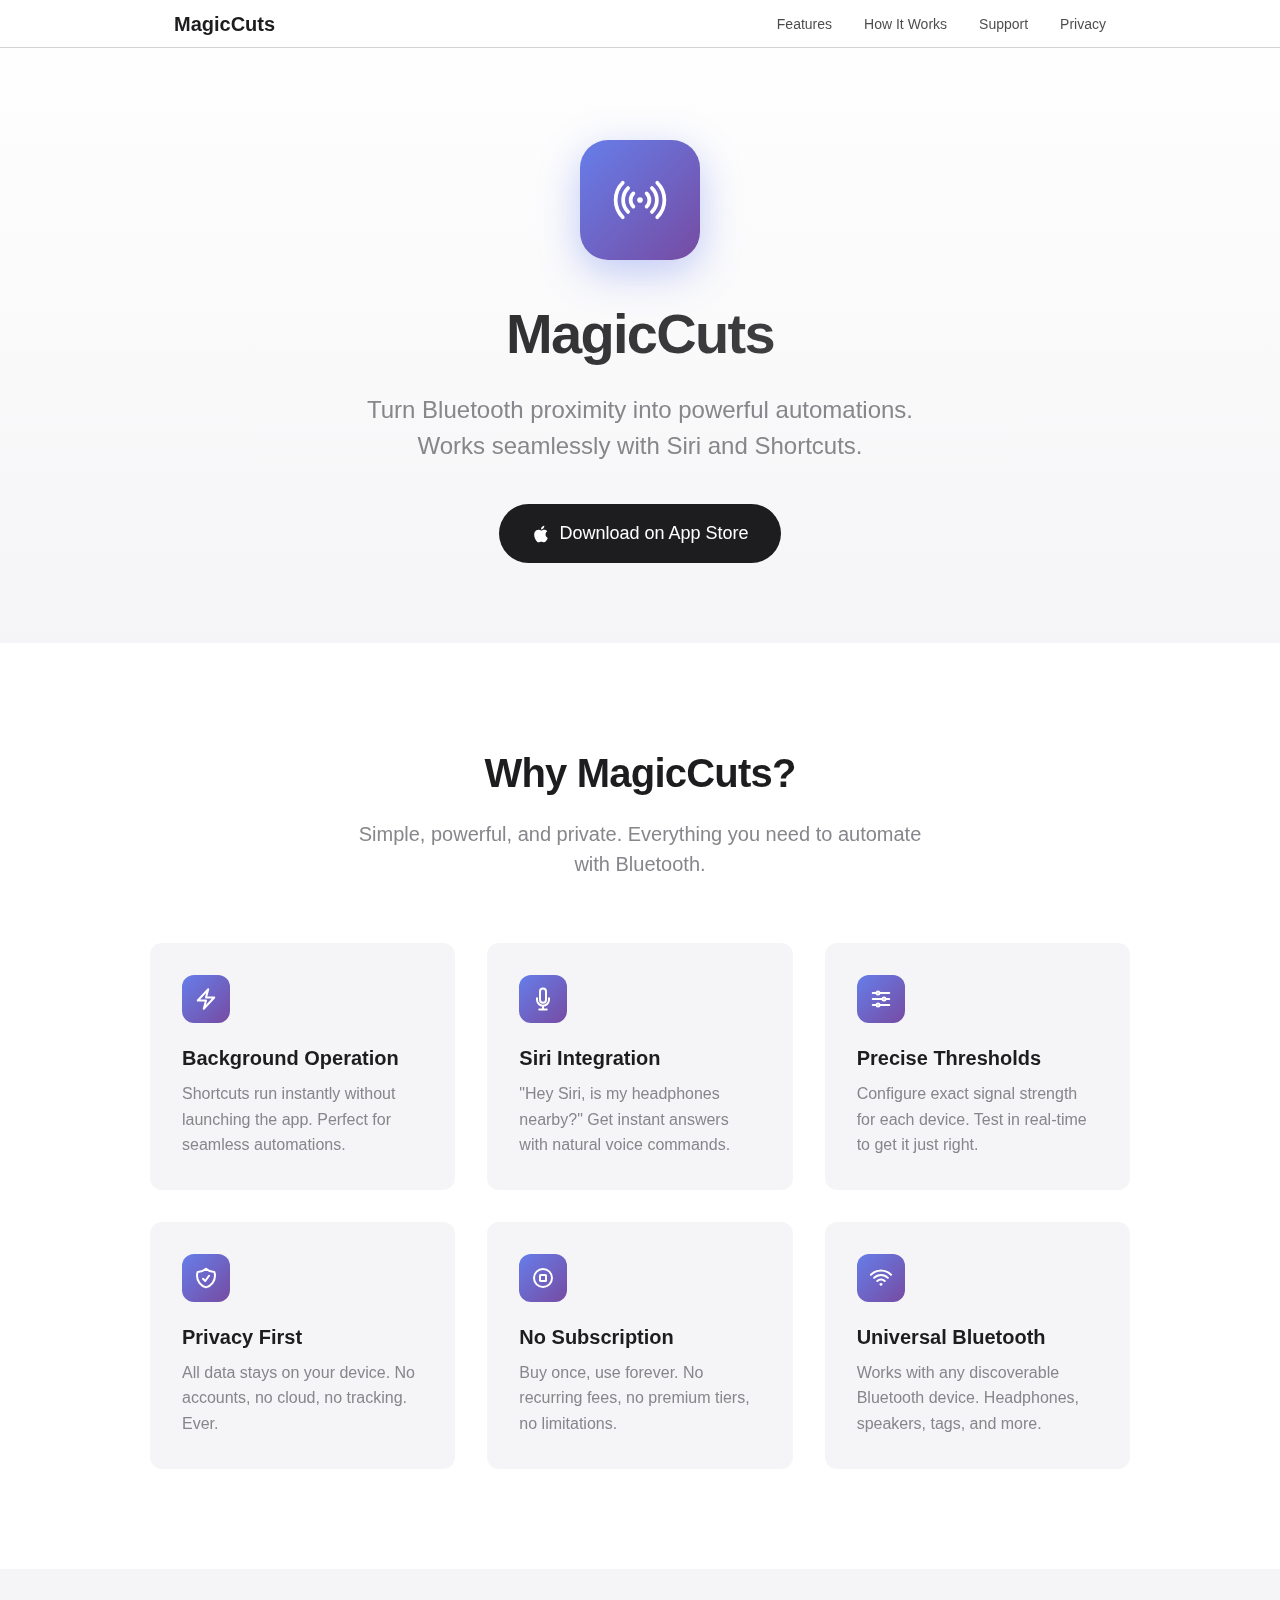
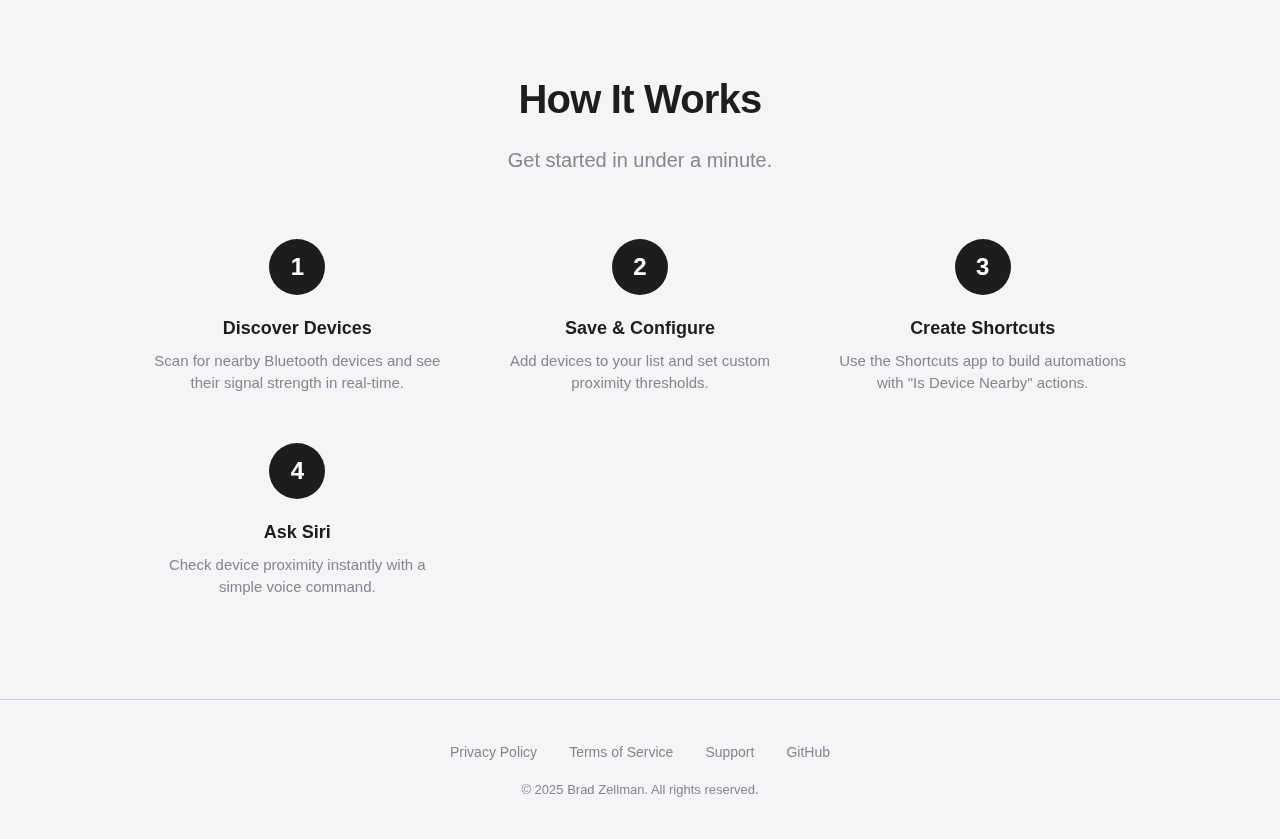
<file: docs/index.html>
<!DOCTYPE html>
<html lang="en">
<head>
  <meta charset="UTF-8">
  <meta name="viewport" content="width=device-width, initial-scale=1.0">
  <title>MagicCuts - Bluetooth Shortcuts for Siri</title>
  <meta name="description" content="Turn Bluetooth proximity into powerful iOS automations. Works seamlessly with Siri and Shortcuts.">
  <meta name="keywords" content="Bluetooth, Shortcuts, Siri, iOS, Automation, Smart Home, Proximity">
  <link rel="stylesheet" href="styles.css">
  <link rel="apple-touch-icon" sizes="180x180" href="apple-touch-icon.png">
  <meta property="og:title" content="MagicCuts - Bluetooth Shortcuts for Siri">
  <meta property="og:description" content="Turn Bluetooth proximity into powerful iOS automations.">
  <meta property="og:type" content="website">
</head>
<body>
  <!-- Navigation -->
  <nav class="nav">
    <div class="nav-inner">
      <a href="index.html" class="nav-brand">MagicCuts</a>
      <ul class="nav-links">
        <li><a href="#features">Features</a></li>
        <li><a href="#how-it-works">How It Works</a></li>
        <li><a href="support.html">Support</a></li>
        <li><a href="privacy.html">Privacy</a></li>
      </ul>
    </div>
  </nav>

  <!-- Hero Section -->
  <section class="hero">
    <div class="hero-inner">
      <div class="hero-icon">
        <svg xmlns="http://www.w3.org/2000/svg" fill="none" viewBox="0 0 24 24" stroke="currentColor" stroke-width="1.5">
          <path stroke-linecap="round" stroke-linejoin="round" d="M9.348 14.652a3.75 3.75 0 0 1 0-5.304m5.304 0a3.75 3.75 0 0 1 0 5.304m-7.425 2.121a6.75 6.75 0 0 1 0-9.546m9.546 0a6.75 6.75 0 0 1 0 9.546M5.106 18.894c-3.808-3.807-3.808-9.98 0-13.788m13.788 0c3.808 3.807 3.808 9.98 0 13.788M12 12h.008v.008H12V12Zm.375 0a.375.375 0 1 1-.75 0 .375.375 0 0 1 .75 0Z" />
        </svg>
      </div>
      <h1>MagicCuts</h1>
      <p class="hero-subtitle">Turn Bluetooth proximity into powerful automations. Works seamlessly with Siri and Shortcuts.</p>
      <a href="https://apps.apple.com/app/magiccuts" class="hero-cta">
        <svg xmlns="http://www.w3.org/2000/svg" viewBox="0 0 24 24" fill="currentColor">
          <path d="M18.71 19.5C17.88 20.74 17 21.95 15.66 21.97C14.32 22 13.89 21.18 12.37 21.18C10.84 21.18 10.37 21.95 9.09997 22C7.78997 22.05 6.79997 20.68 5.95997 19.47C4.24997 17 2.93997 12.45 4.69997 9.39C5.56997 7.87 7.12997 6.91 8.81997 6.88C10.1 6.86 11.32 7.75 12.11 7.75C12.89 7.75 14.37 6.68 15.92 6.84C16.57 6.87 18.39 7.1 19.56 8.82C19.47 8.88 17.39 10.1 17.41 12.63C17.44 15.65 20.06 16.66 20.09 16.67C20.06 16.74 19.67 18.11 18.71 19.5ZM13 3.5C13.73 2.67 14.94 2.04 15.94 2C16.07 3.17 15.6 4.35 14.9 5.19C14.21 6.04 13.07 6.7 11.95 6.61C11.8 5.46 12.36 4.26 13 3.5Z"/>
        </svg>
        Download on App Store
      </a>
    </div>
  </section>

  <!-- Features Section -->
  <section class="features" id="features">
    <div class="features-inner">
      <h2 class="section-title">Why MagicCuts?</h2>
      <p class="section-subtitle">Simple, powerful, and private. Everything you need to automate with Bluetooth.</p>

      <div class="features-grid">
        <div class="feature-card">
          <div class="feature-icon">
            <svg xmlns="http://www.w3.org/2000/svg" fill="none" viewBox="0 0 24 24" stroke="currentColor" stroke-width="2">
              <path stroke-linecap="round" stroke-linejoin="round" d="M3.75 13.5l10.5-11.25L12 10.5h8.25L9.75 21.75 12 13.5H3.75z" />
            </svg>
          </div>
          <h3>Background Operation</h3>
          <p>Shortcuts run instantly without launching the app. Perfect for seamless automations.</p>
        </div>

        <div class="feature-card">
          <div class="feature-icon">
            <svg xmlns="http://www.w3.org/2000/svg" fill="none" viewBox="0 0 24 24" stroke="currentColor" stroke-width="2">
              <path stroke-linecap="round" stroke-linejoin="round" d="M12 18.75a6 6 0 006-6v-1.5m-6 7.5a6 6 0 01-6-6v-1.5m6 7.5v3.75m-3.75 0h7.5M12 15.75a3 3 0 01-3-3V4.5a3 3 0 116 0v8.25a3 3 0 01-3 3z" />
            </svg>
          </div>
          <h3>Siri Integration</h3>
          <p>"Hey Siri, is my headphones nearby?" Get instant answers with natural voice commands.</p>
        </div>

        <div class="feature-card">
          <div class="feature-icon">
            <svg xmlns="http://www.w3.org/2000/svg" fill="none" viewBox="0 0 24 24" stroke="currentColor" stroke-width="2">
              <path stroke-linecap="round" stroke-linejoin="round" d="M10.5 6h9.75M10.5 6a1.5 1.5 0 11-3 0m3 0a1.5 1.5 0 10-3 0M3.75 6H7.5m3 12h9.75m-9.75 0a1.5 1.5 0 01-3 0m3 0a1.5 1.5 0 00-3 0m-3.75 0H7.5m9-6h3.75m-3.75 0a1.5 1.5 0 01-3 0m3 0a1.5 1.5 0 00-3 0m-9.75 0h9.75" />
            </svg>
          </div>
          <h3>Precise Thresholds</h3>
          <p>Configure exact signal strength for each device. Test in real-time to get it just right.</p>
        </div>

        <div class="feature-card">
          <div class="feature-icon">
            <svg xmlns="http://www.w3.org/2000/svg" fill="none" viewBox="0 0 24 24" stroke="currentColor" stroke-width="2">
              <path stroke-linecap="round" stroke-linejoin="round" d="M9 12.75L11.25 15 15 9.75m-3-7.036A11.959 11.959 0 013.598 6 11.99 11.99 0 003 9.749c0 5.592 3.824 10.29 9 11.623 5.176-1.332 9-6.03 9-11.622 0-1.31-.21-2.571-.598-3.751h-.152c-3.196 0-6.1-1.248-8.25-3.285z" />
            </svg>
          </div>
          <h3>Privacy First</h3>
          <p>All data stays on your device. No accounts, no cloud, no tracking. Ever.</p>
        </div>

        <div class="feature-card">
          <div class="feature-icon">
            <svg xmlns="http://www.w3.org/2000/svg" fill="none" viewBox="0 0 24 24" stroke="currentColor" stroke-width="2">
              <path stroke-linecap="round" stroke-linejoin="round" d="M21 12a9 9 0 11-18 0 9 9 0 0118 0z" />
              <path stroke-linecap="round" stroke-linejoin="round" d="M9 9.563C9 9.252 9.252 9 9.563 9h4.874c.311 0 .563.252.563.563v4.874c0 .311-.252.563-.563.563H9.564A.562.562 0 019 14.437V9.564z" />
            </svg>
          </div>
          <h3>No Subscription</h3>
          <p>Buy once, use forever. No recurring fees, no premium tiers, no limitations.</p>
        </div>

        <div class="feature-card">
          <div class="feature-icon">
            <svg xmlns="http://www.w3.org/2000/svg" fill="none" viewBox="0 0 24 24" stroke="currentColor" stroke-width="2">
              <path stroke-linecap="round" stroke-linejoin="round" d="M8.288 15.038a5.25 5.25 0 017.424 0M5.106 11.856c3.807-3.808 9.98-3.808 13.788 0M1.924 8.674c5.565-5.565 14.587-5.565 20.152 0M12.53 18.22l-.53.53-.53-.53a.75.75 0 011.06 0z" />
            </svg>
          </div>
          <h3>Universal Bluetooth</h3>
          <p>Works with any discoverable Bluetooth device. Headphones, speakers, tags, and more.</p>
        </div>
      </div>
    </div>
  </section>

  <!-- How It Works -->
  <section class="how-it-works" id="how-it-works">
    <div class="how-it-works-inner">
      <h2 class="section-title">How It Works</h2>
      <p class="section-subtitle">Get started in under a minute.</p>

      <div class="steps">
        <div class="step">
          <div class="step-number">1</div>
          <h3>Discover Devices</h3>
          <p>Scan for nearby Bluetooth devices and see their signal strength in real-time.</p>
        </div>

        <div class="step">
          <div class="step-number">2</div>
          <h3>Save & Configure</h3>
          <p>Add devices to your list and set custom proximity thresholds.</p>
        </div>

        <div class="step">
          <div class="step-number">3</div>
          <h3>Create Shortcuts</h3>
          <p>Use the Shortcuts app to build automations with "Is Device Nearby" actions.</p>
        </div>

        <div class="step">
          <div class="step-number">4</div>
          <h3>Ask Siri</h3>
          <p>Check device proximity instantly with a simple voice command.</p>
        </div>
      </div>
    </div>
  </section>

  <!-- Footer -->
  <footer class="footer">
    <div class="footer-inner">
      <ul class="footer-links">
        <li><a href="privacy.html">Privacy Policy</a></li>
        <li><a href="terms.html">Terms of Service</a></li>
        <li><a href="support.html">Support</a></li>
        <li><a href="https://github.com/bradzellman/MagicCuts">GitHub</a></li>
      </ul>
      <p class="footer-copy">&copy; 2025 Brad Zellman. All rights reserved.</p>
    </div>
  </footer>
</body>
</html>
</file>
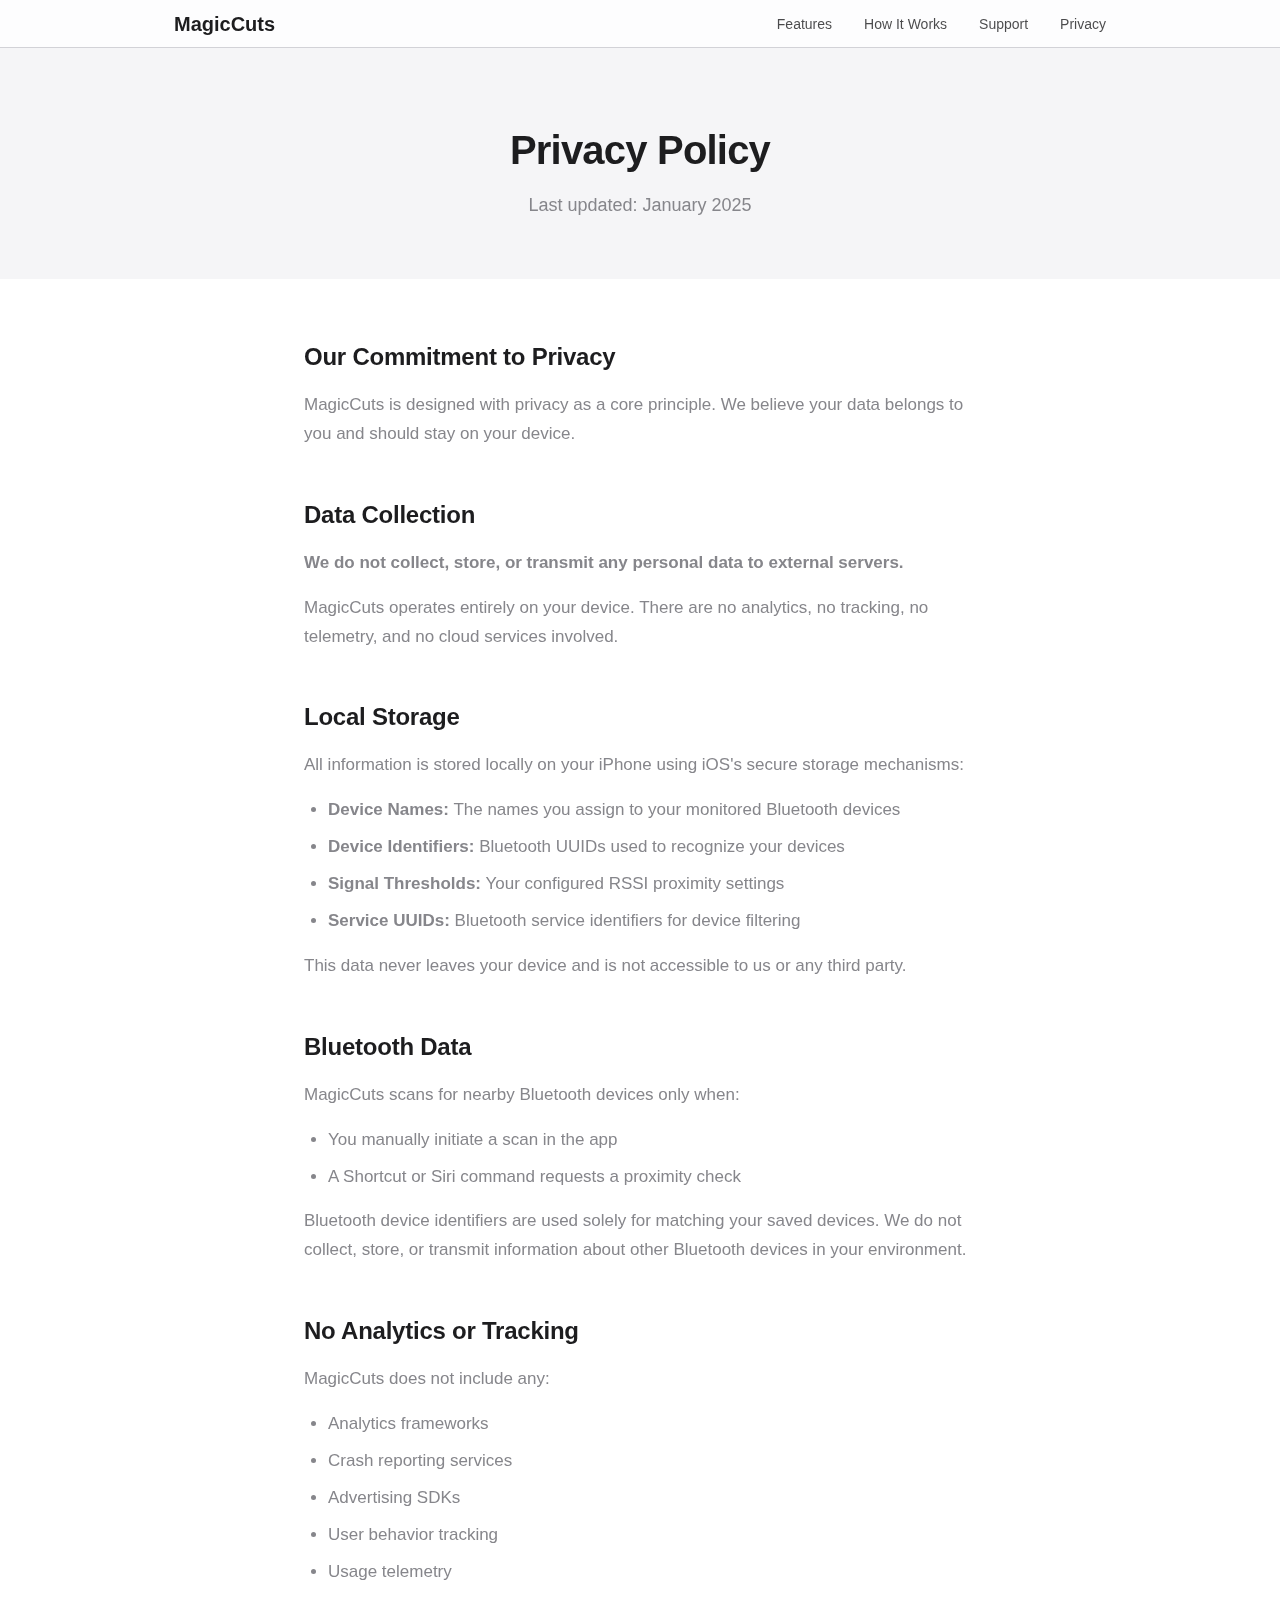
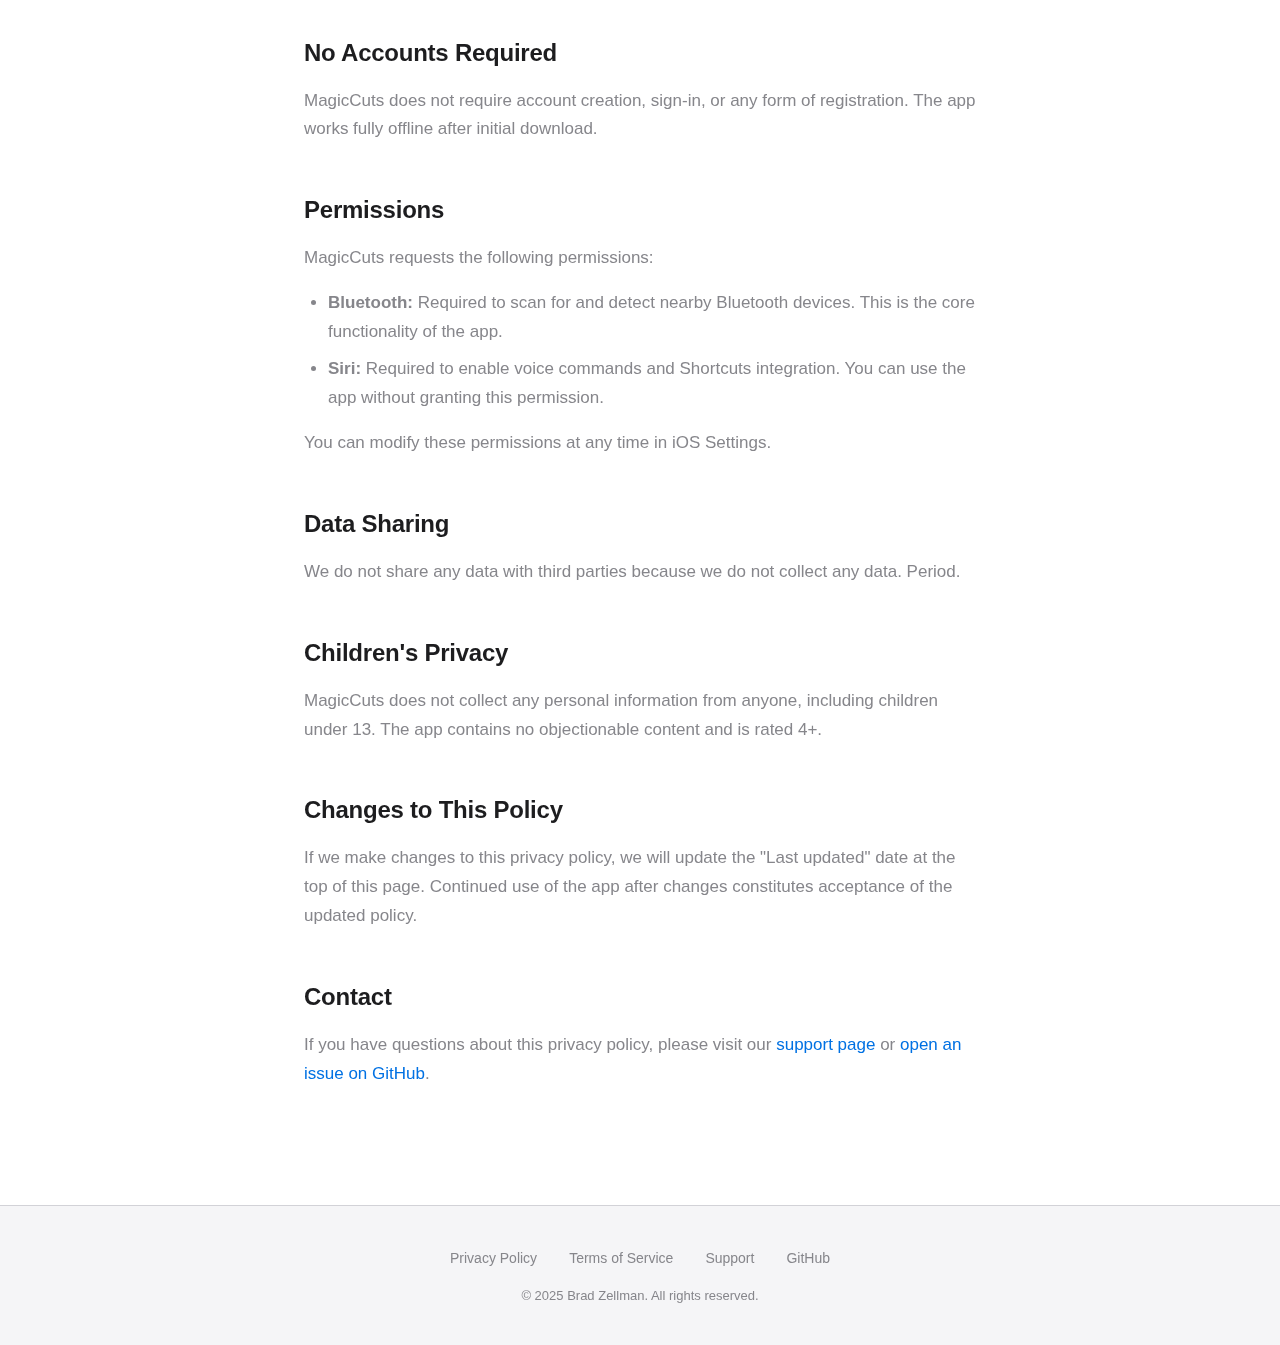
<file: docs/privacy.html>
<!DOCTYPE html>
<html lang="en">
<head>
  <meta charset="UTF-8">
  <meta name="viewport" content="width=device-width, initial-scale=1.0">
  <title>Privacy Policy - MagicCuts</title>
  <meta name="description" content="MagicCuts Privacy Policy. Learn how we protect your data.">
  <link rel="stylesheet" href="styles.css">
</head>
<body>
  <!-- Navigation -->
  <nav class="nav">
    <div class="nav-inner">
      <a href="index.html" class="nav-brand">MagicCuts</a>
      <ul class="nav-links">
        <li><a href="index.html#features">Features</a></li>
        <li><a href="index.html#how-it-works">How It Works</a></li>
        <li><a href="support.html">Support</a></li>
        <li><a href="privacy.html">Privacy</a></li>
      </ul>
    </div>
  </nav>

  <!-- Page Header -->
  <header class="page-header">
    <h1>Privacy Policy</h1>
    <p>Last updated: January 2025</p>
  </header>

  <!-- Content -->
  <main class="page-content">
    <h2>Our Commitment to Privacy</h2>
    <p>MagicCuts is designed with privacy as a core principle. We believe your data belongs to you and should stay on your device.</p>

    <h2>Data Collection</h2>
    <p><strong>We do not collect, store, or transmit any personal data to external servers.</strong></p>
    <p>MagicCuts operates entirely on your device. There are no analytics, no tracking, no telemetry, and no cloud services involved.</p>

    <h2>Local Storage</h2>
    <p>All information is stored locally on your iPhone using iOS's secure storage mechanisms:</p>
    <ul>
      <li><strong>Device Names:</strong> The names you assign to your monitored Bluetooth devices</li>
      <li><strong>Device Identifiers:</strong> Bluetooth UUIDs used to recognize your devices</li>
      <li><strong>Signal Thresholds:</strong> Your configured RSSI proximity settings</li>
      <li><strong>Service UUIDs:</strong> Bluetooth service identifiers for device filtering</li>
    </ul>
    <p>This data never leaves your device and is not accessible to us or any third party.</p>

    <h2>Bluetooth Data</h2>
    <p>MagicCuts scans for nearby Bluetooth devices only when:</p>
    <ul>
      <li>You manually initiate a scan in the app</li>
      <li>A Shortcut or Siri command requests a proximity check</li>
    </ul>
    <p>Bluetooth device identifiers are used solely for matching your saved devices. We do not collect, store, or transmit information about other Bluetooth devices in your environment.</p>

    <h2>No Analytics or Tracking</h2>
    <p>MagicCuts does not include any:</p>
    <ul>
      <li>Analytics frameworks</li>
      <li>Crash reporting services</li>
      <li>Advertising SDKs</li>
      <li>User behavior tracking</li>
      <li>Usage telemetry</li>
    </ul>

    <h2>No Accounts Required</h2>
    <p>MagicCuts does not require account creation, sign-in, or any form of registration. The app works fully offline after initial download.</p>

    <h2>Permissions</h2>
    <p>MagicCuts requests the following permissions:</p>
    <ul>
      <li><strong>Bluetooth:</strong> Required to scan for and detect nearby Bluetooth devices. This is the core functionality of the app.</li>
      <li><strong>Siri:</strong> Required to enable voice commands and Shortcuts integration. You can use the app without granting this permission.</li>
    </ul>
    <p>You can modify these permissions at any time in iOS Settings.</p>

    <h2>Data Sharing</h2>
    <p>We do not share any data with third parties because we do not collect any data. Period.</p>

    <h2>Children's Privacy</h2>
    <p>MagicCuts does not collect any personal information from anyone, including children under 13. The app contains no objectionable content and is rated 4+.</p>

    <h2>Changes to This Policy</h2>
    <p>If we make changes to this privacy policy, we will update the "Last updated" date at the top of this page. Continued use of the app after changes constitutes acceptance of the updated policy.</p>

    <h2>Contact</h2>
    <p>If you have questions about this privacy policy, please visit our <a href="support.html">support page</a> or <a href="https://github.com/bradzellman/MagicCuts/issues">open an issue on GitHub</a>.</p>
  </main>

  <!-- Footer -->
  <footer class="footer">
    <div class="footer-inner">
      <ul class="footer-links">
        <li><a href="privacy.html">Privacy Policy</a></li>
        <li><a href="terms.html">Terms of Service</a></li>
        <li><a href="support.html">Support</a></li>
        <li><a href="https://github.com/bradzellman/MagicCuts">GitHub</a></li>
      </ul>
      <p class="footer-copy">&copy; 2025 Brad Zellman. All rights reserved.</p>
    </div>
  </footer>
</body>
</html>
</file>
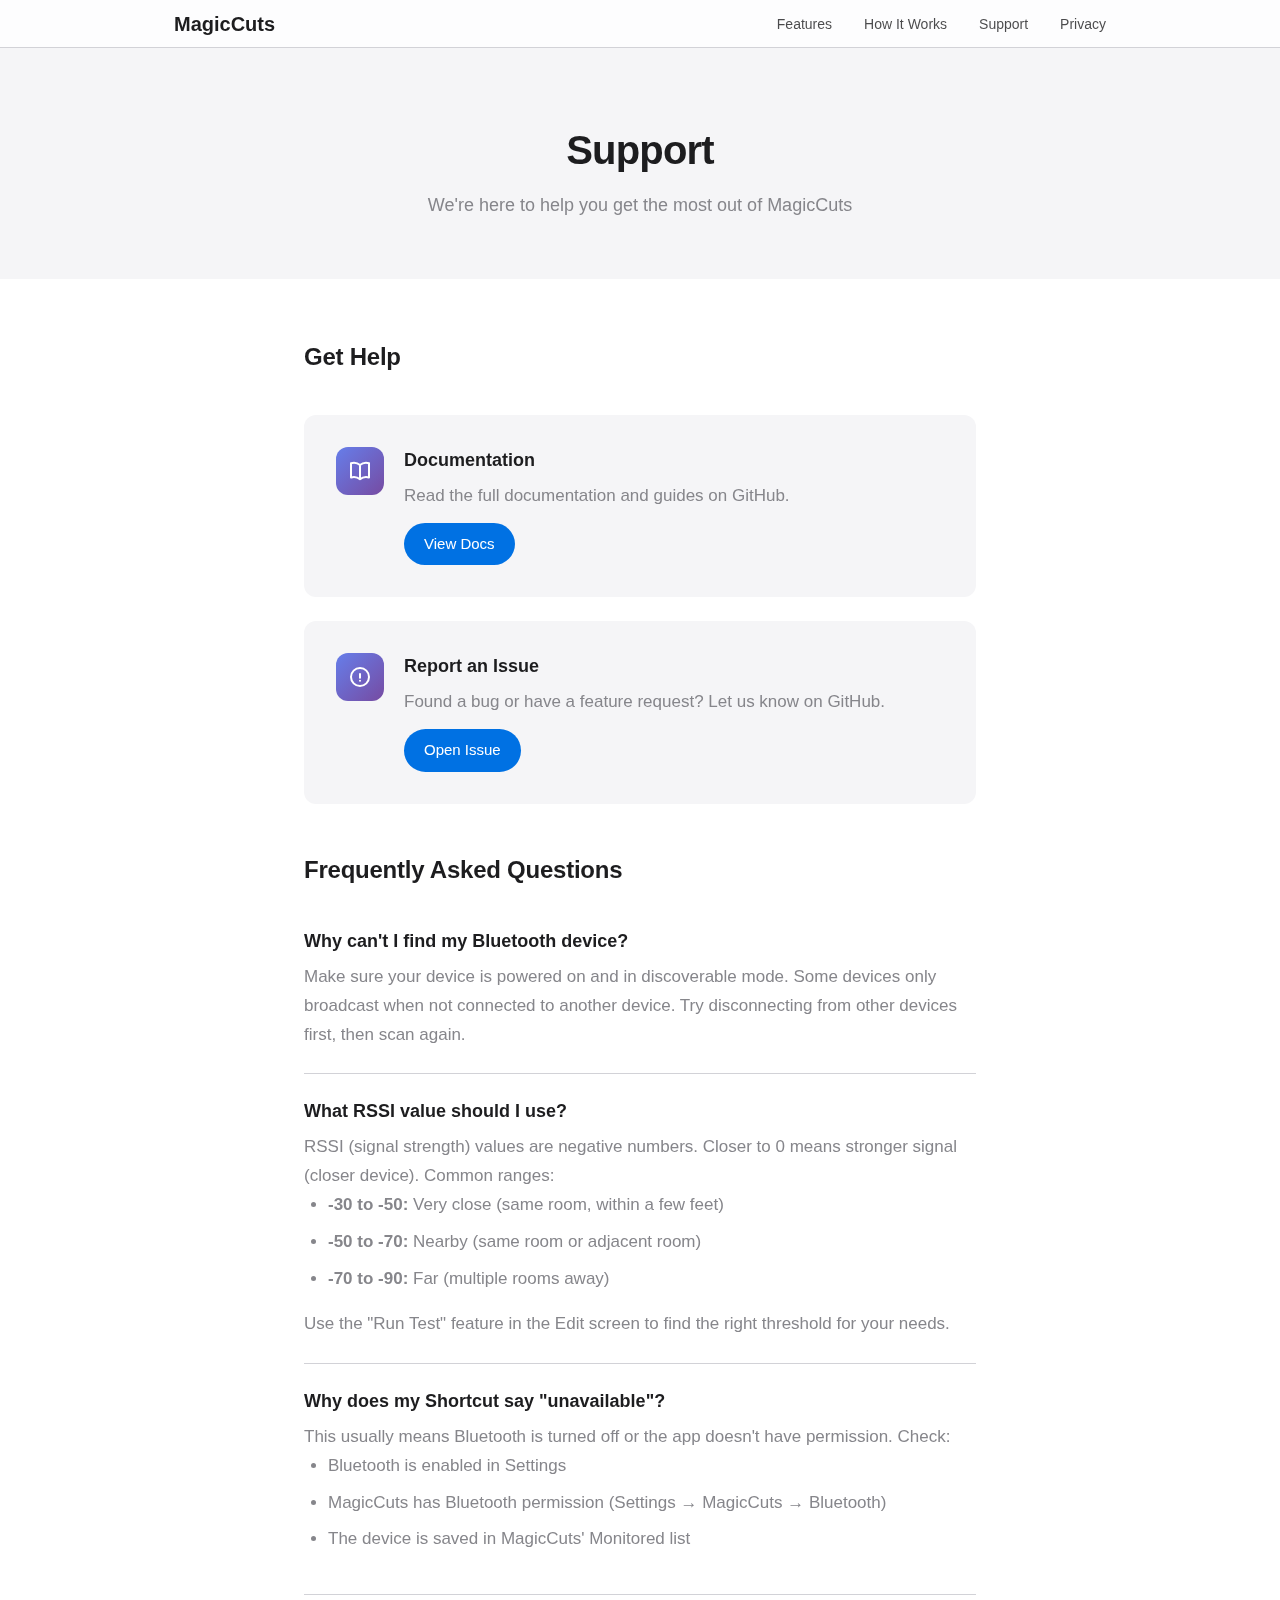
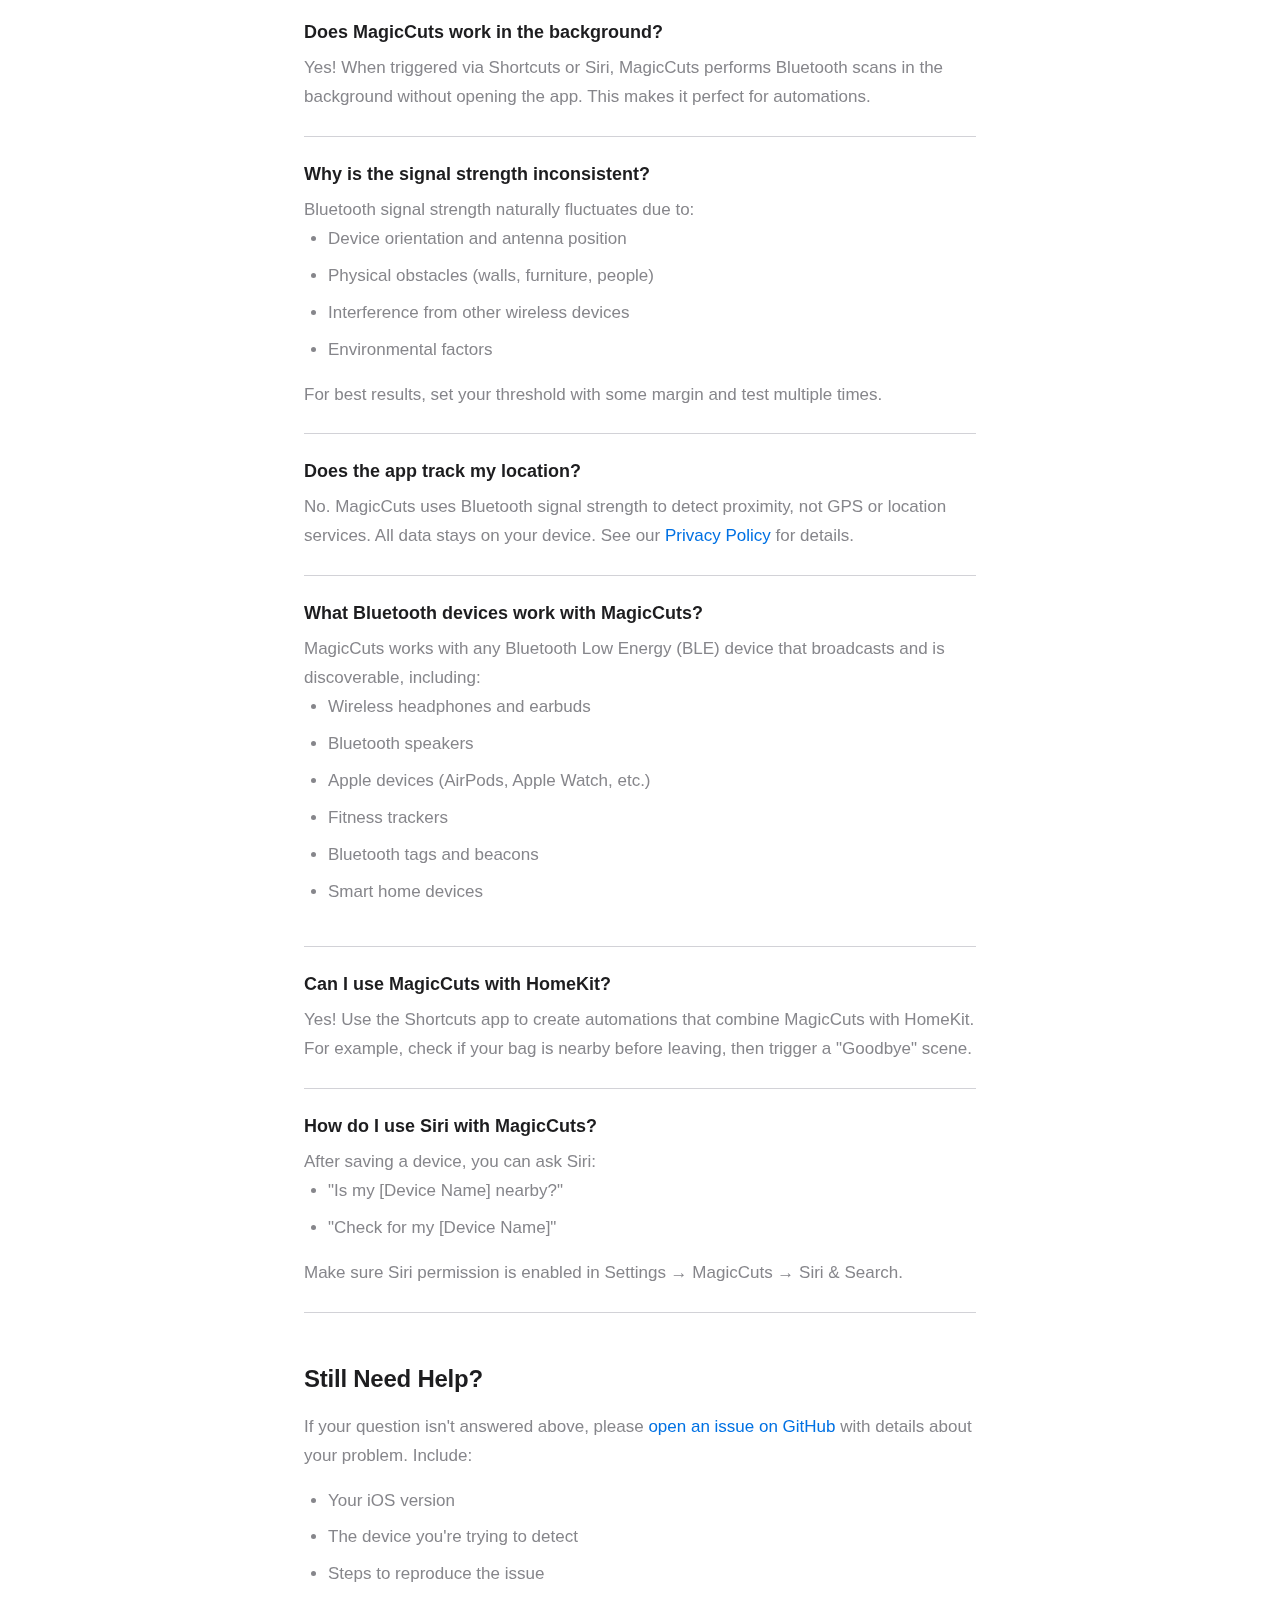
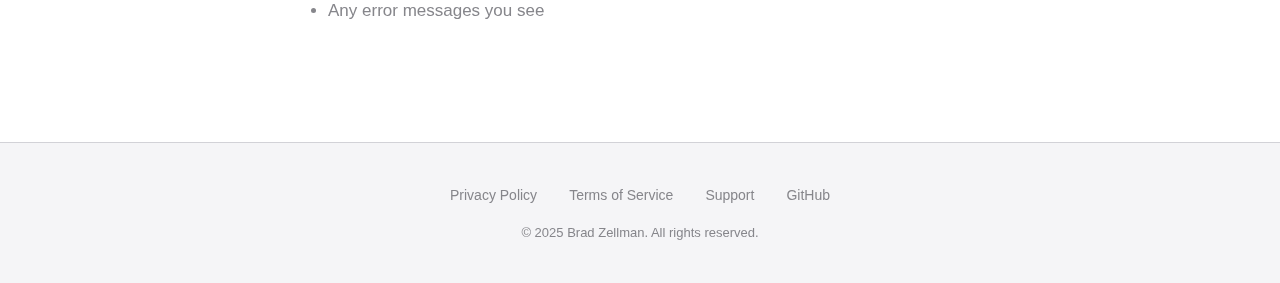
<file: docs/support.html>
<!DOCTYPE html>
<html lang="en">
<head>
  <meta charset="UTF-8">
  <meta name="viewport" content="width=device-width, initial-scale=1.0">
  <title>Support - MagicCuts</title>
  <meta name="description" content="Get help with MagicCuts. FAQs, troubleshooting, and contact information.">
  <link rel="stylesheet" href="styles.css">
</head>
<body>
  <!-- Navigation -->
  <nav class="nav">
    <div class="nav-inner">
      <a href="index.html" class="nav-brand">MagicCuts</a>
      <ul class="nav-links">
        <li><a href="index.html#features">Features</a></li>
        <li><a href="index.html#how-it-works">How It Works</a></li>
        <li><a href="support.html">Support</a></li>
        <li><a href="privacy.html">Privacy</a></li>
      </ul>
    </div>
  </nav>

  <!-- Page Header -->
  <header class="page-header">
    <h1>Support</h1>
    <p>We're here to help you get the most out of MagicCuts</p>
  </header>

  <!-- Content -->
  <main class="page-content">
    <h2>Get Help</h2>

    <div class="support-options">
      <div class="support-card">
        <div class="support-card-icon">
          <svg xmlns="http://www.w3.org/2000/svg" fill="none" viewBox="0 0 24 24" stroke="currentColor" stroke-width="2">
            <path stroke-linecap="round" stroke-linejoin="round" d="M12 6.042A8.967 8.967 0 006 3.75c-1.052 0-2.062.18-3 .512v14.25A8.987 8.987 0 016 18c2.305 0 4.408.867 6 2.292m0-14.25a8.966 8.966 0 016-2.292c1.052 0 2.062.18 3 .512v14.25A8.987 8.987 0 0018 18a8.967 8.967 0 00-6 2.292m0-14.25v14.25" />
          </svg>
        </div>
        <div>
          <h3>Documentation</h3>
          <p>Read the full documentation and guides on GitHub.</p>
          <a href="https://github.com/bradzellman/MagicCuts#readme" class="btn">View Docs</a>
        </div>
      </div>

      <div class="support-card">
        <div class="support-card-icon">
          <svg xmlns="http://www.w3.org/2000/svg" fill="none" viewBox="0 0 24 24" stroke="currentColor" stroke-width="2">
            <path stroke-linecap="round" stroke-linejoin="round" d="M12 9v3.75m9-.75a9 9 0 11-18 0 9 9 0 0118 0zm-9 3.75h.008v.008H12v-.008z" />
          </svg>
        </div>
        <div>
          <h3>Report an Issue</h3>
          <p>Found a bug or have a feature request? Let us know on GitHub.</p>
          <a href="https://github.com/bradzellman/MagicCuts/issues/new" class="btn">Open Issue</a>
        </div>
      </div>
    </div>

    <h2>Frequently Asked Questions</h2>

    <div class="faq-item">
      <h3>Why can't I find my Bluetooth device?</h3>
      <p>Make sure your device is powered on and in discoverable mode. Some devices only broadcast when not connected to another device. Try disconnecting from other devices first, then scan again.</p>
    </div>

    <div class="faq-item">
      <h3>What RSSI value should I use?</h3>
      <p>RSSI (signal strength) values are negative numbers. Closer to 0 means stronger signal (closer device). Common ranges:</p>
      <ul>
        <li><strong>-30 to -50:</strong> Very close (same room, within a few feet)</li>
        <li><strong>-50 to -70:</strong> Nearby (same room or adjacent room)</li>
        <li><strong>-70 to -90:</strong> Far (multiple rooms away)</li>
      </ul>
      <p>Use the "Run Test" feature in the Edit screen to find the right threshold for your needs.</p>
    </div>

    <div class="faq-item">
      <h3>Why does my Shortcut say "unavailable"?</h3>
      <p>This usually means Bluetooth is turned off or the app doesn't have permission. Check:</p>
      <ul>
        <li>Bluetooth is enabled in Settings</li>
        <li>MagicCuts has Bluetooth permission (Settings → MagicCuts → Bluetooth)</li>
        <li>The device is saved in MagicCuts' Monitored list</li>
      </ul>
    </div>

    <div class="faq-item">
      <h3>Does MagicCuts work in the background?</h3>
      <p>Yes! When triggered via Shortcuts or Siri, MagicCuts performs Bluetooth scans in the background without opening the app. This makes it perfect for automations.</p>
    </div>

    <div class="faq-item">
      <h3>Why is the signal strength inconsistent?</h3>
      <p>Bluetooth signal strength naturally fluctuates due to:</p>
      <ul>
        <li>Device orientation and antenna position</li>
        <li>Physical obstacles (walls, furniture, people)</li>
        <li>Interference from other wireless devices</li>
        <li>Environmental factors</li>
      </ul>
      <p>For best results, set your threshold with some margin and test multiple times.</p>
    </div>

    <div class="faq-item">
      <h3>Does the app track my location?</h3>
      <p>No. MagicCuts uses Bluetooth signal strength to detect proximity, not GPS or location services. All data stays on your device. See our <a href="privacy.html">Privacy Policy</a> for details.</p>
    </div>

    <div class="faq-item">
      <h3>What Bluetooth devices work with MagicCuts?</h3>
      <p>MagicCuts works with any Bluetooth Low Energy (BLE) device that broadcasts and is discoverable, including:</p>
      <ul>
        <li>Wireless headphones and earbuds</li>
        <li>Bluetooth speakers</li>
        <li>Apple devices (AirPods, Apple Watch, etc.)</li>
        <li>Fitness trackers</li>
        <li>Bluetooth tags and beacons</li>
        <li>Smart home devices</li>
      </ul>
    </div>

    <div class="faq-item">
      <h3>Can I use MagicCuts with HomeKit?</h3>
      <p>Yes! Use the Shortcuts app to create automations that combine MagicCuts with HomeKit. For example, check if your bag is nearby before leaving, then trigger a "Goodbye" scene.</p>
    </div>

    <div class="faq-item">
      <h3>How do I use Siri with MagicCuts?</h3>
      <p>After saving a device, you can ask Siri:</p>
      <ul>
        <li>"Is my [Device Name] nearby?"</li>
        <li>"Check for my [Device Name]"</li>
      </ul>
      <p>Make sure Siri permission is enabled in Settings → MagicCuts → Siri & Search.</p>
    </div>

    <h2>Still Need Help?</h2>
    <p>If your question isn't answered above, please <a href="https://github.com/bradzellman/MagicCuts/issues/new">open an issue on GitHub</a> with details about your problem. Include:</p>
    <ul>
      <li>Your iOS version</li>
      <li>The device you're trying to detect</li>
      <li>Steps to reproduce the issue</li>
      <li>Any error messages you see</li>
    </ul>
  </main>

  <!-- Footer -->
  <footer class="footer">
    <div class="footer-inner">
      <ul class="footer-links">
        <li><a href="privacy.html">Privacy Policy</a></li>
        <li><a href="terms.html">Terms of Service</a></li>
        <li><a href="support.html">Support</a></li>
        <li><a href="https://github.com/bradzellman/MagicCuts">GitHub</a></li>
      </ul>
      <p class="footer-copy">&copy; 2025 Brad Zellman. All rights reserved.</p>
    </div>
  </footer>
</body>
</html>
</file>
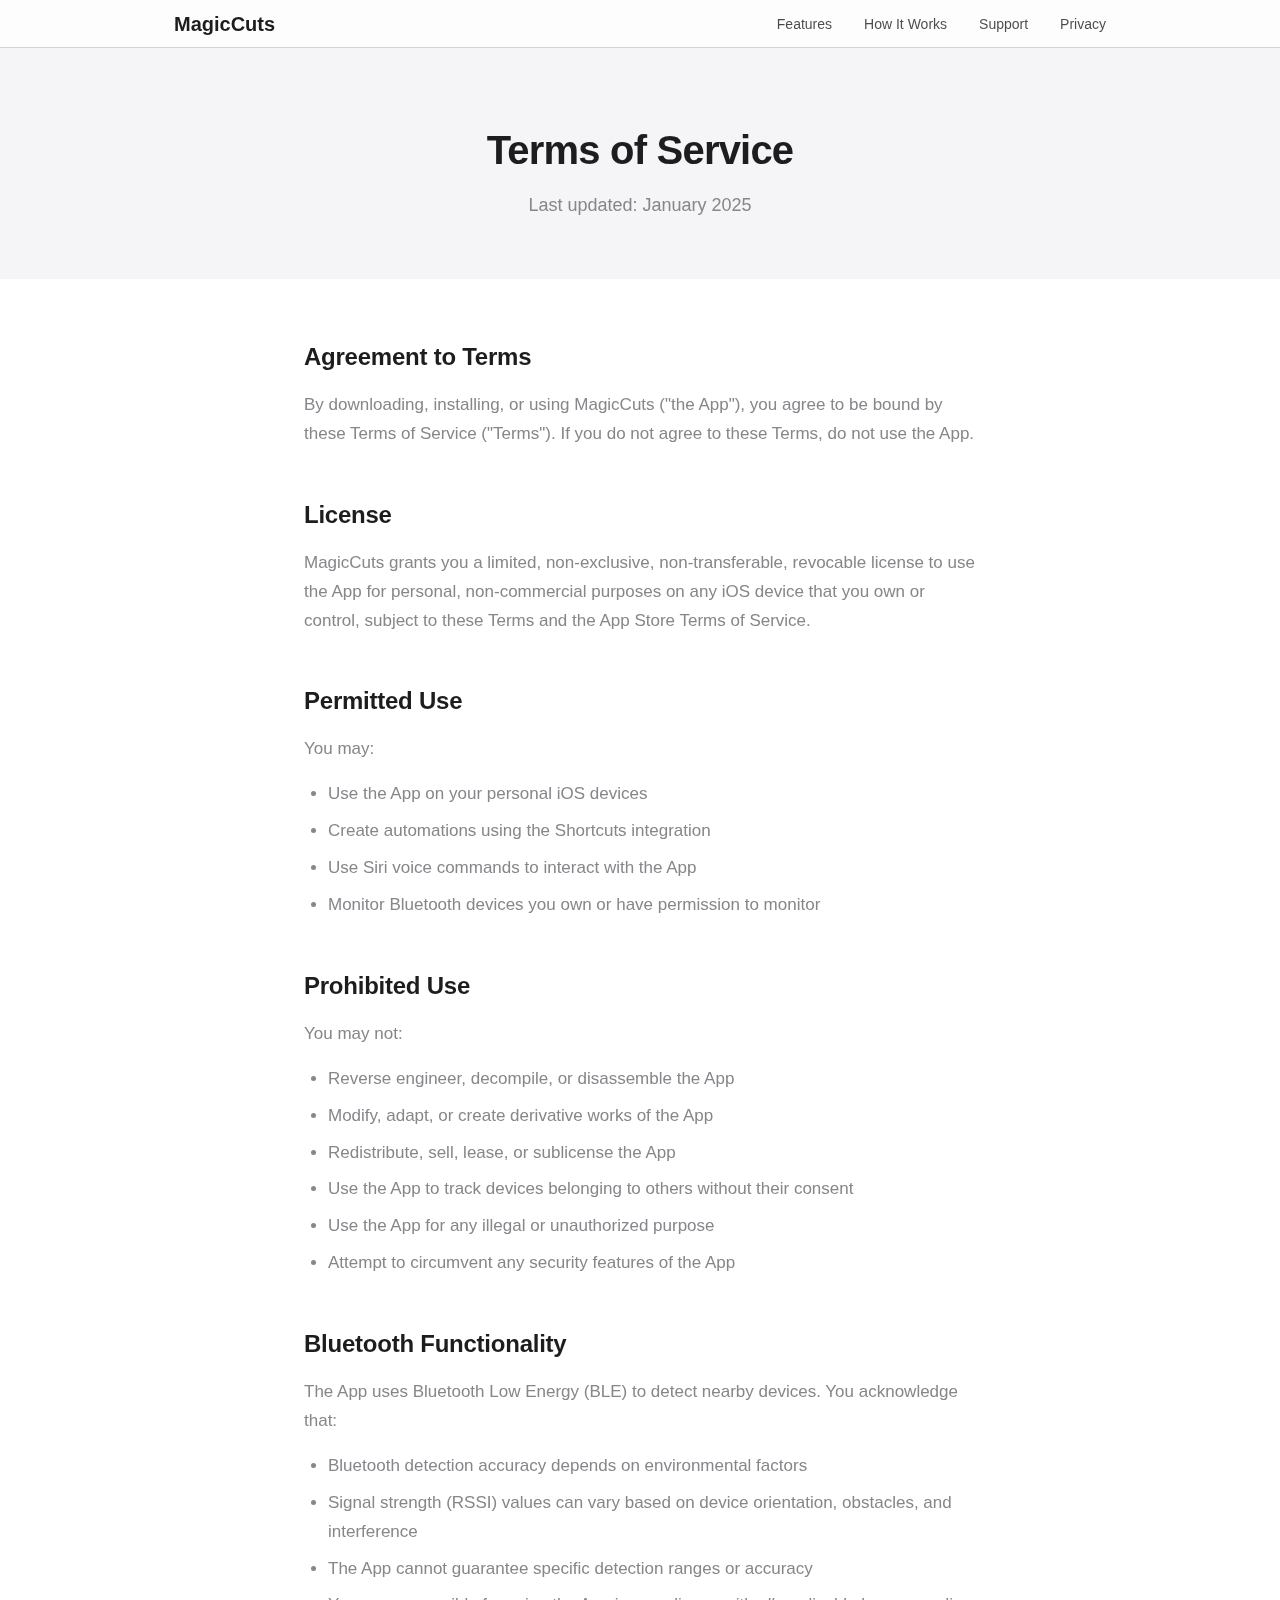
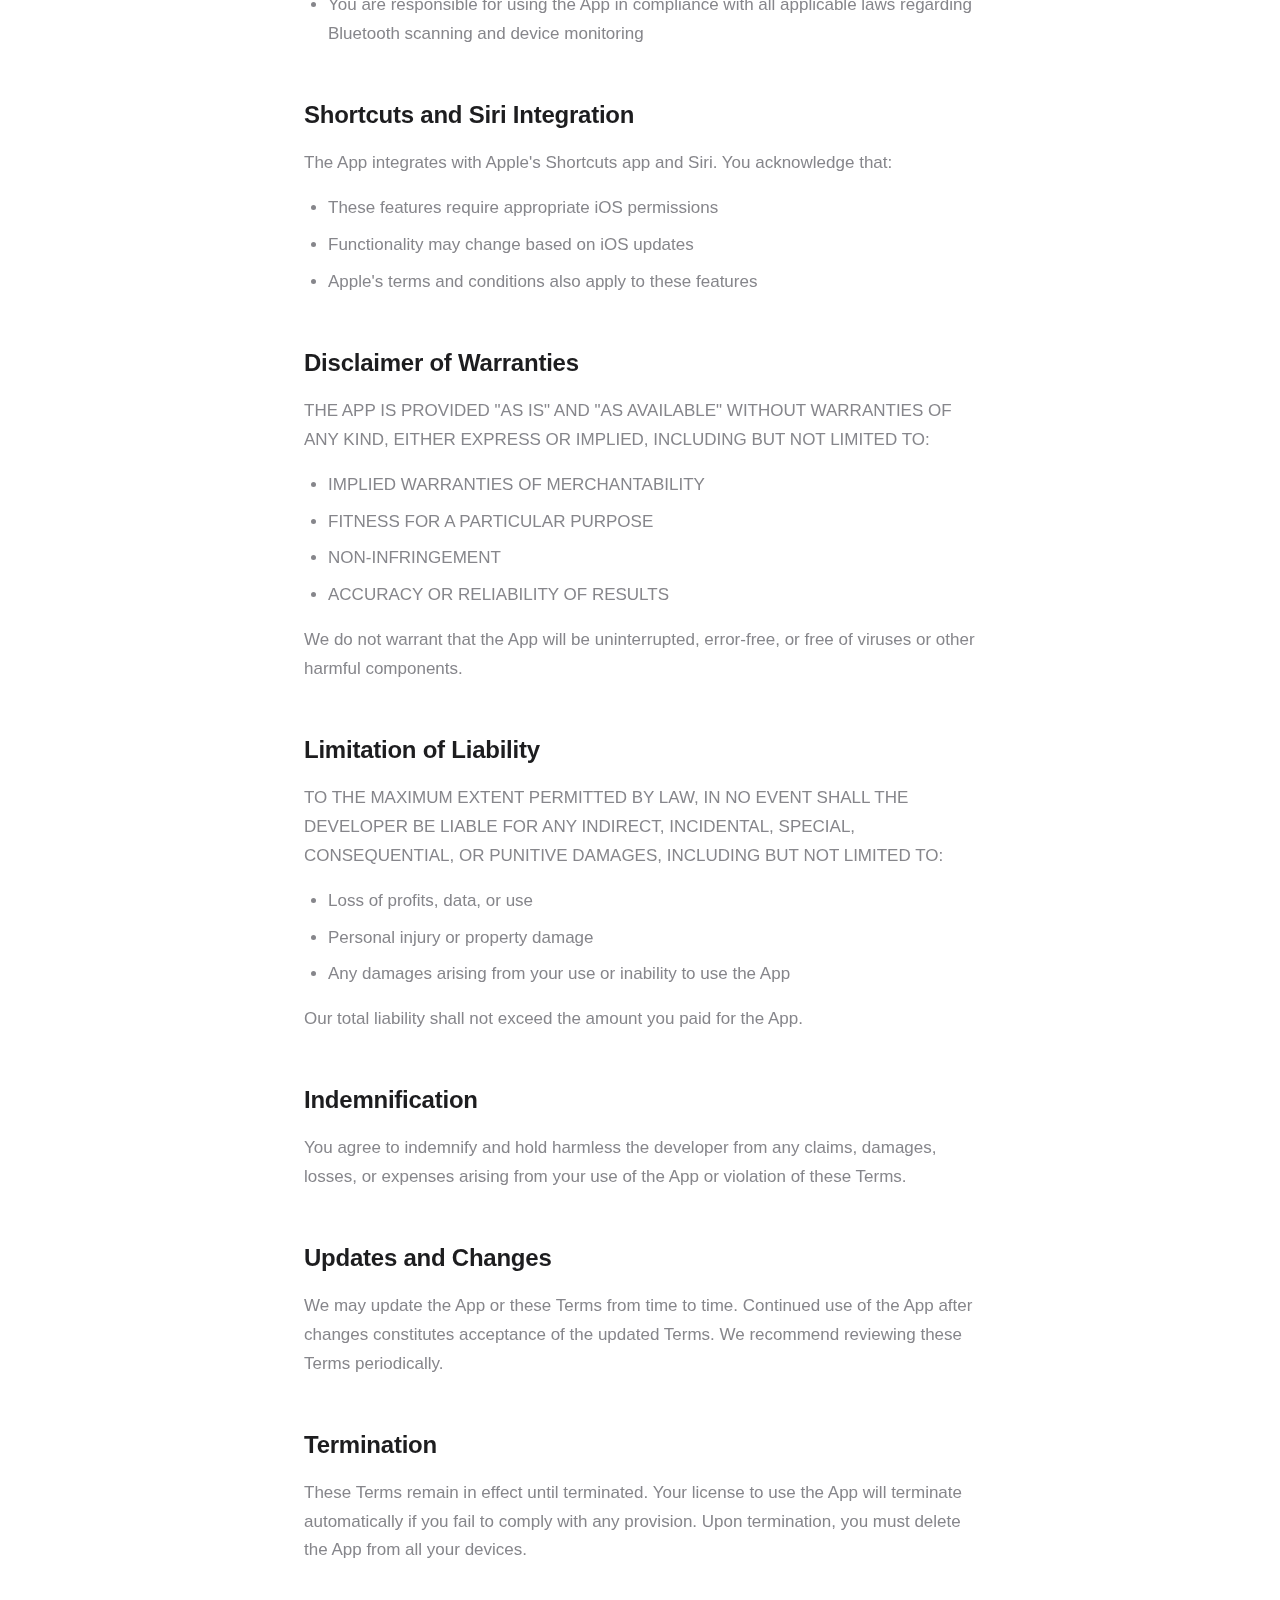
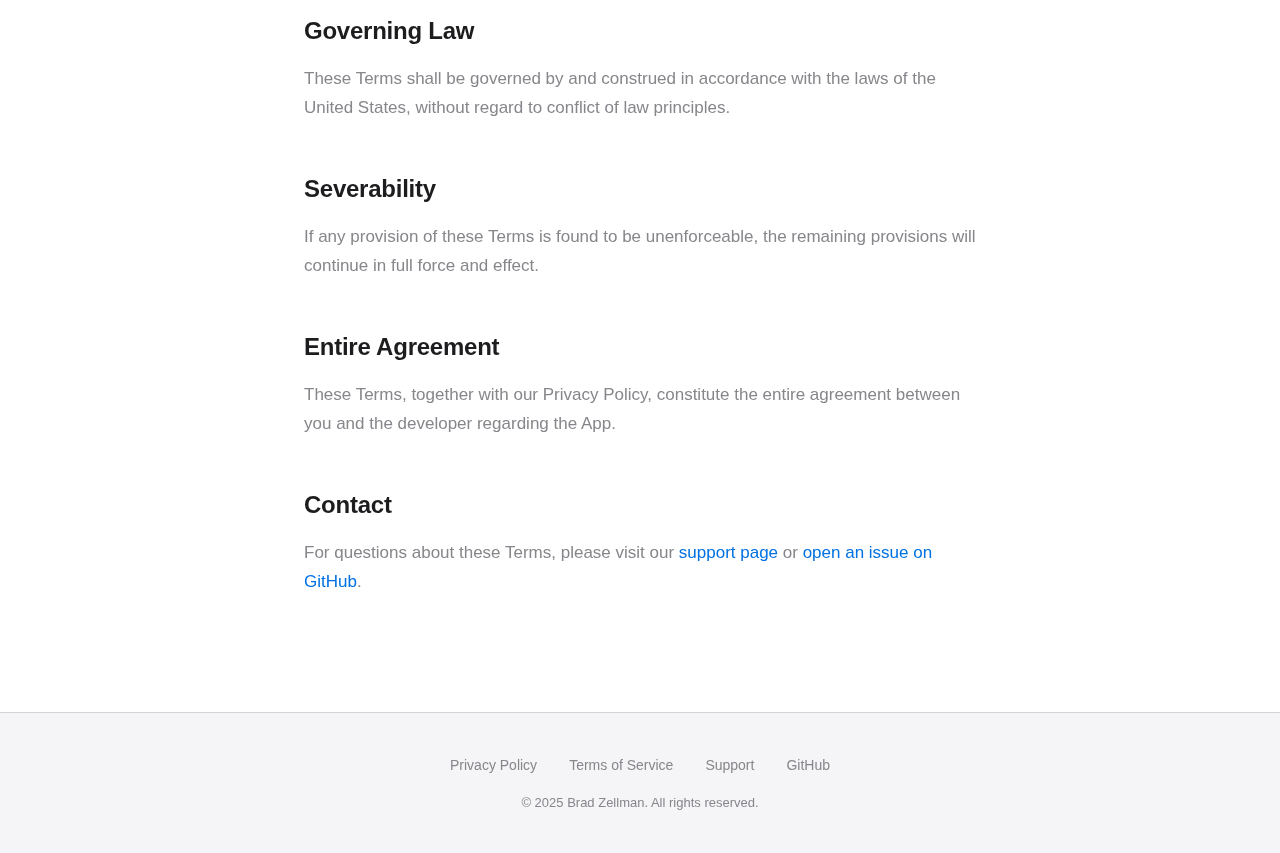
<file: docs/terms.html>
<!DOCTYPE html>
<html lang="en">
<head>
  <meta charset="UTF-8">
  <meta name="viewport" content="width=device-width, initial-scale=1.0">
  <title>Terms of Service - MagicCuts</title>
  <meta name="description" content="MagicCuts Terms of Service. Understand your rights and responsibilities.">
  <link rel="stylesheet" href="styles.css">
</head>
<body>
  <!-- Navigation -->
  <nav class="nav">
    <div class="nav-inner">
      <a href="index.html" class="nav-brand">MagicCuts</a>
      <ul class="nav-links">
        <li><a href="index.html#features">Features</a></li>
        <li><a href="index.html#how-it-works">How It Works</a></li>
        <li><a href="support.html">Support</a></li>
        <li><a href="privacy.html">Privacy</a></li>
      </ul>
    </div>
  </nav>

  <!-- Page Header -->
  <header class="page-header">
    <h1>Terms of Service</h1>
    <p>Last updated: January 2025</p>
  </header>

  <!-- Content -->
  <main class="page-content">
    <h2>Agreement to Terms</h2>
    <p>By downloading, installing, or using MagicCuts ("the App"), you agree to be bound by these Terms of Service ("Terms"). If you do not agree to these Terms, do not use the App.</p>

    <h2>License</h2>
    <p>MagicCuts grants you a limited, non-exclusive, non-transferable, revocable license to use the App for personal, non-commercial purposes on any iOS device that you own or control, subject to these Terms and the App Store Terms of Service.</p>

    <h2>Permitted Use</h2>
    <p>You may:</p>
    <ul>
      <li>Use the App on your personal iOS devices</li>
      <li>Create automations using the Shortcuts integration</li>
      <li>Use Siri voice commands to interact with the App</li>
      <li>Monitor Bluetooth devices you own or have permission to monitor</li>
    </ul>

    <h2>Prohibited Use</h2>
    <p>You may not:</p>
    <ul>
      <li>Reverse engineer, decompile, or disassemble the App</li>
      <li>Modify, adapt, or create derivative works of the App</li>
      <li>Redistribute, sell, lease, or sublicense the App</li>
      <li>Use the App to track devices belonging to others without their consent</li>
      <li>Use the App for any illegal or unauthorized purpose</li>
      <li>Attempt to circumvent any security features of the App</li>
    </ul>

    <h2>Bluetooth Functionality</h2>
    <p>The App uses Bluetooth Low Energy (BLE) to detect nearby devices. You acknowledge that:</p>
    <ul>
      <li>Bluetooth detection accuracy depends on environmental factors</li>
      <li>Signal strength (RSSI) values can vary based on device orientation, obstacles, and interference</li>
      <li>The App cannot guarantee specific detection ranges or accuracy</li>
      <li>You are responsible for using the App in compliance with all applicable laws regarding Bluetooth scanning and device monitoring</li>
    </ul>

    <h2>Shortcuts and Siri Integration</h2>
    <p>The App integrates with Apple's Shortcuts app and Siri. You acknowledge that:</p>
    <ul>
      <li>These features require appropriate iOS permissions</li>
      <li>Functionality may change based on iOS updates</li>
      <li>Apple's terms and conditions also apply to these features</li>
    </ul>

    <h2>Disclaimer of Warranties</h2>
    <p>THE APP IS PROVIDED "AS IS" AND "AS AVAILABLE" WITHOUT WARRANTIES OF ANY KIND, EITHER EXPRESS OR IMPLIED, INCLUDING BUT NOT LIMITED TO:</p>
    <ul>
      <li>IMPLIED WARRANTIES OF MERCHANTABILITY</li>
      <li>FITNESS FOR A PARTICULAR PURPOSE</li>
      <li>NON-INFRINGEMENT</li>
      <li>ACCURACY OR RELIABILITY OF RESULTS</li>
    </ul>
    <p>We do not warrant that the App will be uninterrupted, error-free, or free of viruses or other harmful components.</p>

    <h2>Limitation of Liability</h2>
    <p>TO THE MAXIMUM EXTENT PERMITTED BY LAW, IN NO EVENT SHALL THE DEVELOPER BE LIABLE FOR ANY INDIRECT, INCIDENTAL, SPECIAL, CONSEQUENTIAL, OR PUNITIVE DAMAGES, INCLUDING BUT NOT LIMITED TO:</p>
    <ul>
      <li>Loss of profits, data, or use</li>
      <li>Personal injury or property damage</li>
      <li>Any damages arising from your use or inability to use the App</li>
    </ul>
    <p>Our total liability shall not exceed the amount you paid for the App.</p>

    <h2>Indemnification</h2>
    <p>You agree to indemnify and hold harmless the developer from any claims, damages, losses, or expenses arising from your use of the App or violation of these Terms.</p>

    <h2>Updates and Changes</h2>
    <p>We may update the App or these Terms from time to time. Continued use of the App after changes constitutes acceptance of the updated Terms. We recommend reviewing these Terms periodically.</p>

    <h2>Termination</h2>
    <p>These Terms remain in effect until terminated. Your license to use the App will terminate automatically if you fail to comply with any provision. Upon termination, you must delete the App from all your devices.</p>

    <h2>Governing Law</h2>
    <p>These Terms shall be governed by and construed in accordance with the laws of the United States, without regard to conflict of law principles.</p>

    <h2>Severability</h2>
    <p>If any provision of these Terms is found to be unenforceable, the remaining provisions will continue in full force and effect.</p>

    <h2>Entire Agreement</h2>
    <p>These Terms, together with our Privacy Policy, constitute the entire agreement between you and the developer regarding the App.</p>

    <h2>Contact</h2>
    <p>For questions about these Terms, please visit our <a href="support.html">support page</a> or <a href="https://github.com/bradzellman/MagicCuts/issues">open an issue on GitHub</a>.</p>
  </main>

  <!-- Footer -->
  <footer class="footer">
    <div class="footer-inner">
      <ul class="footer-links">
        <li><a href="privacy.html">Privacy Policy</a></li>
        <li><a href="terms.html">Terms of Service</a></li>
        <li><a href="support.html">Support</a></li>
        <li><a href="https://github.com/bradzellman/MagicCuts">GitHub</a></li>
      </ul>
      <p class="footer-copy">&copy; 2025 Brad Zellman. All rights reserved.</p>
    </div>
  </footer>
</body>
</html>
</file>
<file: docs/styles.css>
/* MagicCuts - Apple-inspired Design System */

:root {
  --color-bg: #ffffff;
  --color-bg-secondary: #f5f5f7;
  --color-text: #1d1d1f;
  --color-text-secondary: #86868b;
  --color-accent: #0071e3;
  --color-accent-hover: #0077ed;
  --color-border: #d2d2d7;
  --font-system: -apple-system, BlinkMacSystemFont, 'SF Pro Display', 'SF Pro Text', 'Helvetica Neue', Helvetica, Arial, sans-serif;
  --max-width: 980px;
  --max-width-narrow: 720px;
  --radius: 12px;
  --shadow: 0 4px 24px rgba(0, 0, 0, 0.08);
  --transition: 0.3s cubic-bezier(0.4, 0, 0.2, 1);
}

* {
  margin: 0;
  padding: 0;
  box-sizing: border-box;
}

html {
  font-size: 16px;
  scroll-behavior: smooth;
}

body {
  font-family: var(--font-system);
  color: var(--color-text);
  background: var(--color-bg);
  line-height: 1.5;
  -webkit-font-smoothing: antialiased;
  -moz-osx-font-smoothing: grayscale;
}

/* Navigation */
.nav {
  position: fixed;
  top: 0;
  left: 0;
  right: 0;
  height: 48px;
  background: rgba(255, 255, 255, 0.8);
  backdrop-filter: saturate(180%) blur(20px);
  -webkit-backdrop-filter: saturate(180%) blur(20px);
  border-bottom: 1px solid var(--color-border);
  z-index: 1000;
}

.nav-inner {
  max-width: var(--max-width);
  margin: 0 auto;
  padding: 0 24px;
  height: 100%;
  display: flex;
  align-items: center;
  justify-content: space-between;
}

.nav-brand {
  font-size: 1.25rem;
  font-weight: 600;
  color: var(--color-text);
  text-decoration: none;
}

.nav-links {
  display: flex;
  gap: 32px;
  list-style: none;
}

.nav-links a {
  font-size: 0.875rem;
  color: var(--color-text);
  text-decoration: none;
  opacity: 0.8;
  transition: opacity var(--transition);
}

.nav-links a:hover {
  opacity: 1;
}

/* Hero Section */
.hero {
  padding: 140px 24px 80px;
  text-align: center;
  background: linear-gradient(180deg, var(--color-bg) 0%, var(--color-bg-secondary) 100%);
}

.hero-inner {
  max-width: var(--max-width);
  margin: 0 auto;
}

.hero-icon {
  width: 120px;
  height: 120px;
  margin: 0 auto 32px;
  background: linear-gradient(135deg, #667eea 0%, #764ba2 100%);
  border-radius: 28px;
  display: flex;
  align-items: center;
  justify-content: center;
  box-shadow: 0 12px 40px rgba(102, 126, 234, 0.4);
}

.hero-icon svg {
  width: 60px;
  height: 60px;
  color: white;
}

.hero h1 {
  font-size: 3.5rem;
  font-weight: 700;
  letter-spacing: -0.03em;
  margin-bottom: 16px;
  background: linear-gradient(135deg, #1d1d1f 0%, #515154 100%);
  -webkit-background-clip: text;
  -webkit-text-fill-color: transparent;
  background-clip: text;
}

.hero-subtitle {
  font-size: 1.5rem;
  color: var(--color-text-secondary);
  font-weight: 400;
  max-width: 600px;
  margin: 0 auto 40px;
}

.hero-cta {
  display: inline-flex;
  align-items: center;
  gap: 8px;
  padding: 16px 32px;
  background: var(--color-text);
  color: white;
  font-size: 1.125rem;
  font-weight: 500;
  text-decoration: none;
  border-radius: 980px;
  transition: transform var(--transition), box-shadow var(--transition);
}

.hero-cta:hover {
  transform: scale(1.02);
  box-shadow: 0 8px 24px rgba(0, 0, 0, 0.2);
}

.hero-cta svg {
  width: 20px;
  height: 20px;
}

/* Features Section */
.features {
  padding: 100px 24px;
  background: var(--color-bg);
}

.features-inner {
  max-width: var(--max-width);
  margin: 0 auto;
}

.section-title {
  font-size: 2.5rem;
  font-weight: 700;
  text-align: center;
  margin-bottom: 16px;
  letter-spacing: -0.02em;
}

.section-subtitle {
  font-size: 1.25rem;
  color: var(--color-text-secondary);
  text-align: center;
  max-width: 600px;
  margin: 0 auto 64px;
}

.features-grid {
  display: grid;
  grid-template-columns: repeat(auto-fit, minmax(280px, 1fr));
  gap: 32px;
}

.feature-card {
  padding: 32px;
  background: var(--color-bg-secondary);
  border-radius: var(--radius);
  transition: transform var(--transition);
}

.feature-card:hover {
  transform: translateY(-4px);
}

.feature-icon {
  width: 48px;
  height: 48px;
  margin-bottom: 20px;
  background: linear-gradient(135deg, #667eea 0%, #764ba2 100%);
  border-radius: 12px;
  display: flex;
  align-items: center;
  justify-content: center;
}

.feature-icon svg {
  width: 24px;
  height: 24px;
  color: white;
}

.feature-card h3 {
  font-size: 1.25rem;
  font-weight: 600;
  margin-bottom: 8px;
}

.feature-card p {
  color: var(--color-text-secondary);
  font-size: 1rem;
  line-height: 1.6;
}

/* How It Works */
.how-it-works {
  padding: 100px 24px;
  background: var(--color-bg-secondary);
}

.how-it-works-inner {
  max-width: var(--max-width);
  margin: 0 auto;
}

.steps {
  display: grid;
  grid-template-columns: repeat(auto-fit, minmax(220px, 1fr));
  gap: 48px;
  margin-top: 64px;
}

.step {
  text-align: center;
}

.step-number {
  width: 56px;
  height: 56px;
  margin: 0 auto 20px;
  background: var(--color-text);
  color: white;
  font-size: 1.5rem;
  font-weight: 700;
  border-radius: 50%;
  display: flex;
  align-items: center;
  justify-content: center;
}

.step h3 {
  font-size: 1.125rem;
  font-weight: 600;
  margin-bottom: 8px;
}

.step p {
  color: var(--color-text-secondary);
  font-size: 0.9375rem;
}

/* Content Pages (Privacy, Terms, Support) */
.page-header {
  padding: 120px 24px 60px;
  text-align: center;
  background: var(--color-bg-secondary);
}

.page-header h1 {
  font-size: 2.5rem;
  font-weight: 700;
  margin-bottom: 12px;
  letter-spacing: -0.02em;
}

.page-header p {
  color: var(--color-text-secondary);
  font-size: 1.125rem;
}

.page-content {
  max-width: var(--max-width-narrow);
  margin: 0 auto;
  padding: 60px 24px 100px;
}

.page-content h2 {
  font-size: 1.5rem;
  font-weight: 600;
  margin: 48px 0 16px;
  letter-spacing: -0.01em;
}

.page-content h2:first-child {
  margin-top: 0;
}

.page-content p {
  color: var(--color-text-secondary);
  font-size: 1.0625rem;
  line-height: 1.7;
  margin-bottom: 16px;
}

.page-content ul {
  color: var(--color-text-secondary);
  font-size: 1.0625rem;
  line-height: 1.7;
  margin-bottom: 16px;
  padding-left: 24px;
}

.page-content li {
  margin-bottom: 8px;
}

.page-content a {
  color: var(--color-accent);
  text-decoration: none;
}

.page-content a:hover {
  text-decoration: underline;
}

/* Support Page Specifics */
.support-options {
  display: grid;
  gap: 24px;
  margin-top: 40px;
}

.support-card {
  padding: 32px;
  background: var(--color-bg-secondary);
  border-radius: var(--radius);
  display: flex;
  align-items: flex-start;
  gap: 20px;
}

.support-card-icon {
  width: 48px;
  height: 48px;
  flex-shrink: 0;
  background: linear-gradient(135deg, #667eea 0%, #764ba2 100%);
  border-radius: 12px;
  display: flex;
  align-items: center;
  justify-content: center;
}

.support-card-icon svg {
  width: 24px;
  height: 24px;
  color: white;
}

.support-card h3 {
  font-size: 1.125rem;
  font-weight: 600;
  margin-bottom: 8px;
}

.support-card p {
  color: var(--color-text-secondary);
  margin-bottom: 12px;
}

.support-card .btn {
  display: inline-flex;
  align-items: center;
  gap: 6px;
  padding: 10px 20px;
  background: var(--color-accent);
  color: white;
  font-size: 0.9375rem;
  font-weight: 500;
  text-decoration: none;
  border-radius: 980px;
  transition: background var(--transition);
}

.support-card .btn:hover {
  background: var(--color-accent-hover);
}

/* FAQ */
.faq-item {
  padding: 24px 0;
  border-bottom: 1px solid var(--color-border);
}

.faq-item:last-child {
  border-bottom: none;
}

.faq-item h3 {
  font-size: 1.125rem;
  font-weight: 600;
  margin-bottom: 8px;
  color: var(--color-text);
}

.faq-item p {
  margin-bottom: 0;
}

/* Footer */
.footer {
  padding: 40px 24px;
  background: var(--color-bg-secondary);
  border-top: 1px solid var(--color-border);
}

.footer-inner {
  max-width: var(--max-width);
  margin: 0 auto;
  display: flex;
  flex-direction: column;
  align-items: center;
  gap: 16px;
}

.footer-links {
  display: flex;
  gap: 32px;
  list-style: none;
}

.footer-links a {
  font-size: 0.875rem;
  color: var(--color-text-secondary);
  text-decoration: none;
  transition: color var(--transition);
}

.footer-links a:hover {
  color: var(--color-text);
}

.footer-copy {
  font-size: 0.8125rem;
  color: var(--color-text-secondary);
}

/* Responsive */
@media (max-width: 768px) {
  .nav-links {
    gap: 20px;
  }

  .hero h1 {
    font-size: 2.5rem;
  }

  .hero-subtitle {
    font-size: 1.25rem;
  }

  .section-title {
    font-size: 2rem;
  }

  .features-grid {
    grid-template-columns: 1fr;
  }

  .steps {
    grid-template-columns: 1fr;
    gap: 32px;
  }

  .footer-links {
    flex-wrap: wrap;
    justify-content: center;
    gap: 20px;
  }
}

@media (max-width: 480px) {
  .nav-links {
    display: none;
  }

  .hero {
    padding: 120px 20px 60px;
  }

  .hero h1 {
    font-size: 2rem;
  }

  .hero-icon {
    width: 100px;
    height: 100px;
  }

  .hero-cta {
    width: 100%;
    justify-content: center;
  }
}
</file>
